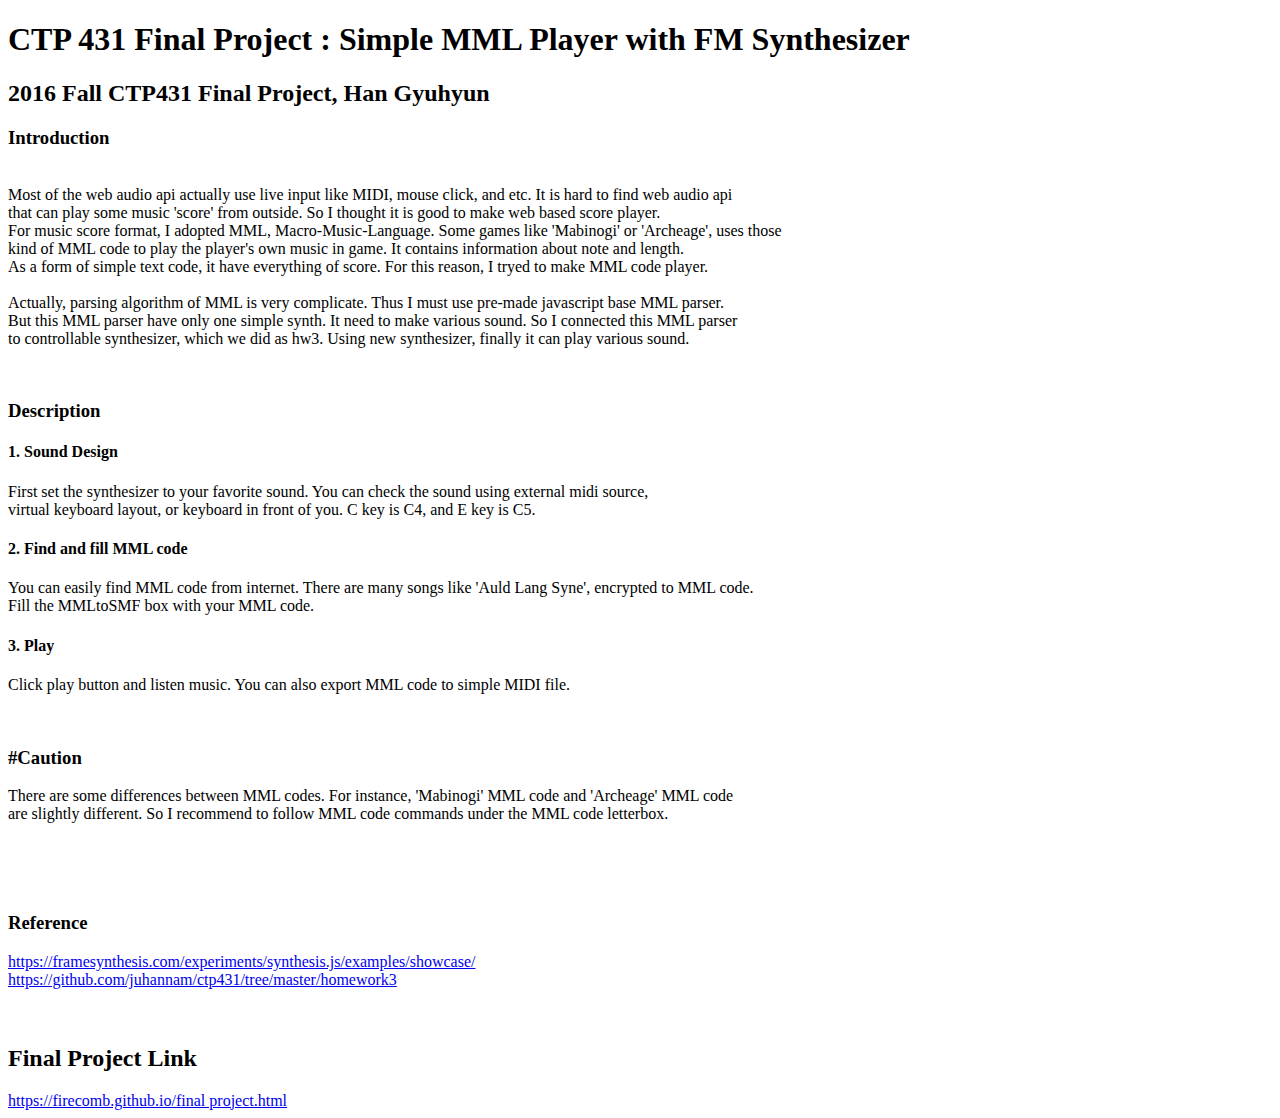
<file: index.html>
<!doctype html>
<html>
<head>
	<title>CTP431 Final Project</title>
<body>
<h1> CTP 431 Final Project : Simple MML Player with FM Synthesizer</h1>
<h2>2016 Fall CTP431 Final Project, Han Gyuhyun</h2>
<h3>Introduction</h3>
<p>
<br>
Most of the web audio api actually use live input like MIDI, mouse click, and etc. It is hard to find web audio api <br>
that can play some music 'score' from outside. So I thought it is good to make web based score player. <br>
For music score format, I adopted MML, Macro-Music-Language. Some games like 'Mabinogi' or 'Archeage', uses those <br>
kind of MML code to play the player's own music in game. It contains information about note and length.<br>
As a form of simple text code, it have everything of score. For this reason, I tryed to make MML code player.<br>
<br>
Actually, parsing algorithm of MML is very complicate. Thus I must use pre-made javascript base MML parser.<br>
But this MML parser have only one simple synth. It need to make various sound. So I connected this MML parser<br>
to controllable synthesizer, which we did as hw3. Using new synthesizer, finally it can play various sound.<br>
</p>
<br>
<h3>Description</h3>
<h4>1. Sound Design </h4>
<p>First set the synthesizer to your favorite sound. You can check the sound using external midi source,<br>
virtual keyboard layout, or keyboard in front of you. C key is C4, and E key is C5.</p>
<h4>2. Find and fill MML code</h4>
<p>You can easily find MML code from internet. There are many songs like 'Auld Lang Syne', encrypted to MML code.<br>
Fill the MMLtoSMF box with your MML code.</p>
<h4>3. Play</h4>
<p>Click play button and listen music. You can also export MML code to simple MIDI file. <br>
</p>
<br>
<h3> #Caution</h3>
<p>There are some differences between MML codes. For instance, 'Mabinogi' MML code and 'Archeage' MML code<br>
are slightly different. So I recommend to follow MML code commands under the MML code letterbox.</p>
<br>
<br>
<br>
<h3>Reference</h3>
<a href="https://framesynthesis.com/experiments/synthesis.js/examples/showcase/">
https://framesynthesis.com/experiments/synthesis.js/examples/showcase/</a><br>
<a href="https://github.com/juhannam/ctp431/tree/master/homework3">
https://github.com/juhannam/ctp431/tree/master/homework3</a><br>
<br>
<br>
<h2>Final Project Link</h2>
<a href="https://firecomb.github.io/final project.html">https://firecomb.github.io/final project.html</a>
</body>
</html>
</file>
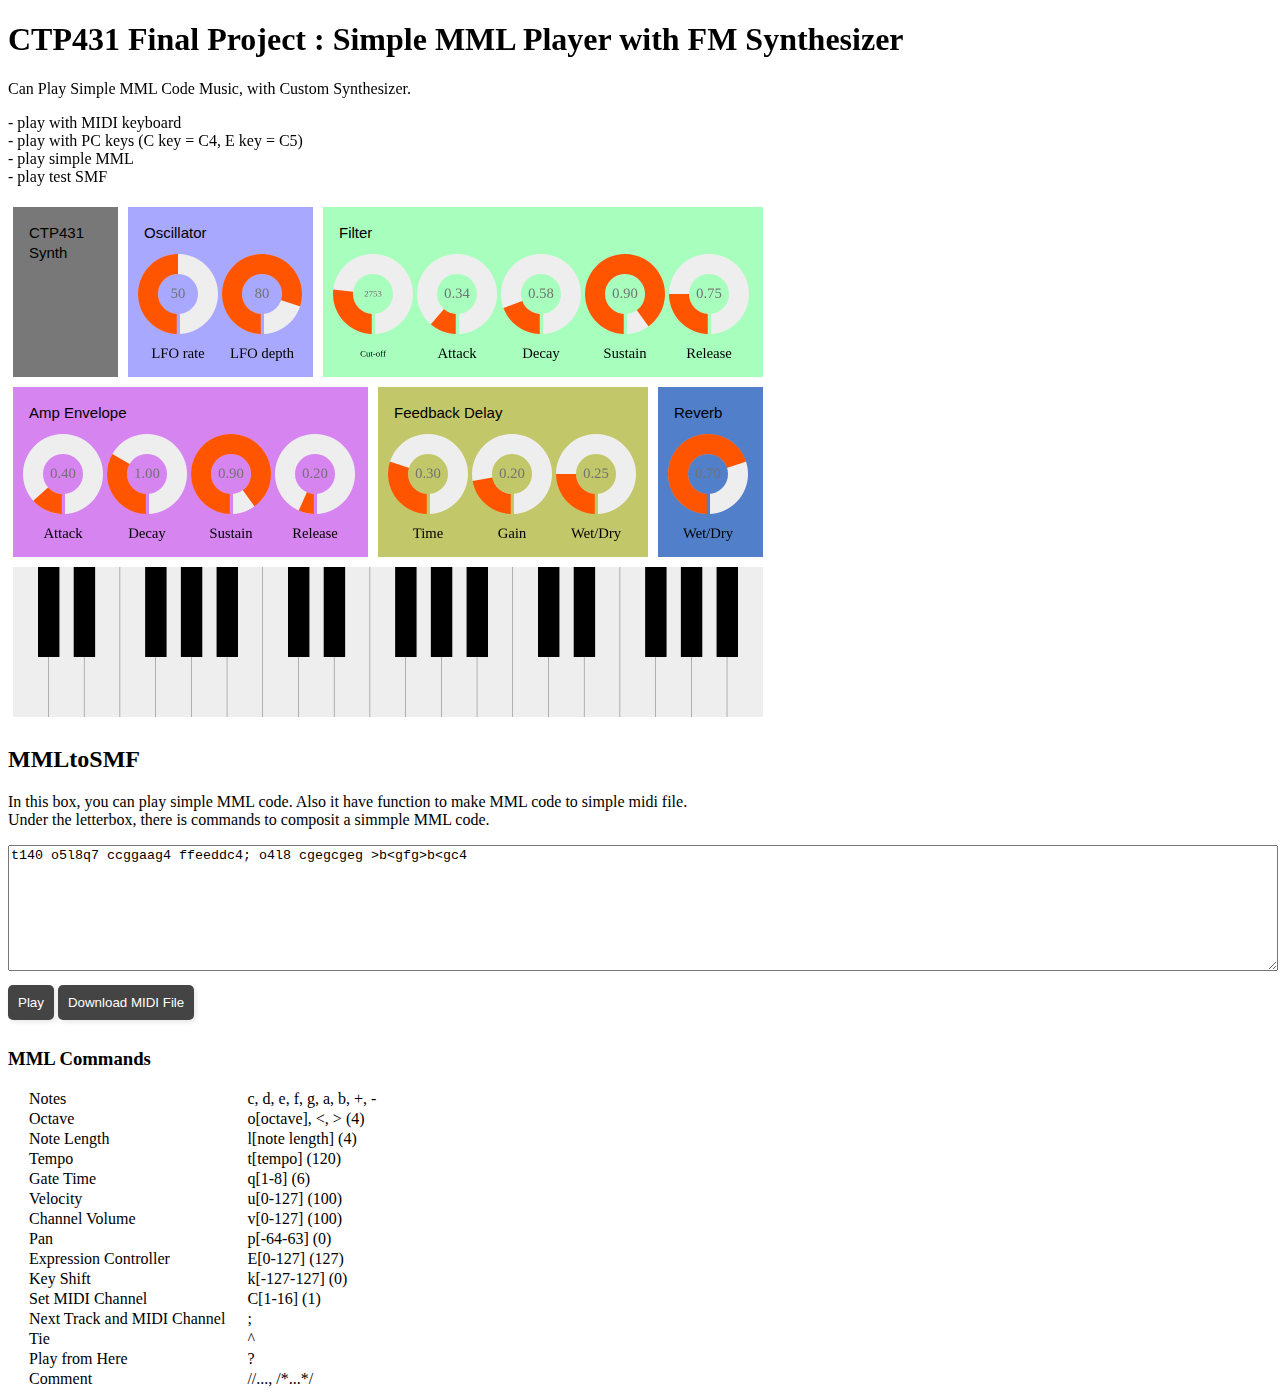
<file: final project.html>
<!DOCTYPE html>
<head>
	<meta name="viewport" content="initial-scale=1,user-scalable=no">
	<title>CTP431 Final Project</title>
	<link  href='final.css' rel='stylesheet'>
	<script src="nexusUI.js"></script>
	<script src="synth.js"></script>
	<script src="delay.js"></script>
	<script src="reverb.js"></script>
	<script src="final.js"></script>
	
</head>
<body>
	
	<header>
		<h1>CTP431 Final Project : Simple MML Player with FM Synthesizer</h1>
		<p>Can Play Simple MML Code Music, with Custom Synthesizer.</p>
		<p>- play with MIDI keyboard<br>
		- play with PC keys (C key = C4, E key = C5)<br>
		- play simple MML<br>
		- play test SMF</p>
	</header>
	
	<div id="dummy">
	<p class="panelLabel"> CTP431 Synth </p>
	</div>

	<div id="osc">
	<p class="panelLabel"> Oscillator </p>
	<canvas nx="dial" id="gui_lfo_rate" height="120" width="80" label="LFO rate"> </canvas> 
	<canvas nx="dial" id="gui_lfo_depth" height="120" width="80" label="LFO depth"> </canvas> 
	</div>

	<div id="filter">
	<p class="panelLabel"> Filter </p>
	<canvas nx="dial" id="gui_filter_freq" height="120" width="80" label="Cut-off"> </canvas> 
	<canvas nx="dial" id="gui_filter_env_attack" height="120" width="80" label="Attack"> </canvas> 
	<canvas nx="dial" id="gui_filter_env_decay" height="120" width="80" label="Decay"> </canvas> 
	<canvas nx="dial" id="gui_filter_env_sustain" height="120" width="80" label="Sustain"> </canvas> 
	<canvas nx="dial" id="gui_filter_env_release" height="120" width="80" label="Release"> </canvas> 
	</div>

	<div id="ampEnv">
	<p class="panelLabel"> Amp Envelope </p>
	<canvas nx="dial" id="gui_amp_env_attack" height="120" width="80" label="Attack"> </canvas> 
	<canvas nx="dial" id="gui_amp_env_decay" height="120" width="80" label="Decay"> </canvas> 
	<canvas nx="dial" id="gui_amp_env_sustain" height="120" width="80" label="Sustain"> </canvas> 
	<canvas nx="dial" id="gui_amp_env_release" height="120" width="80" label="Release"> </canvas> 
	</div>
	<br>

	<div id="delay">
	<p class="panelLabel"> Feedback Delay </p>
	<canvas nx="dial" id="gui_delay_time" height="120" width="80" label="Time"> </canvas> 
	<canvas nx="dial" id="gui_delay_gain" height="120" width="80" label="Gain"> </canvas> 
	<canvas nx="dial" id="gui_delay_wet_dry" height="120" width="80" label="Wet/Dry"> </canvas> 
	</div>

	<div id="reverb">
	<p class="panelLabel"> Reverb </p>
	<canvas nx="dial" id="gui_reverb_wet_dry" height="120" width="80" label="Wet/Dry"> </canvas> 
	</div>

	<br>
	<div id="keys">
	<canvas nx="keyboard" id="gui_keyboard"  height="150" width="750"></canvas>
	</div>

	
	<div class="rack" id="virtual-keyboard">
		<h2>Keyboard</h2>
		<div id="keyboard">
		</div>
	</div>
		
	<div class="rack" id="mml2smf">
		<h2>MMLtoSMF</h2>
		<p>In this box, you can play simple MML code. Also it have function to make MML code to simple midi file. 
		<br>Under the letterbox, there is commands to composit a simmple MML code.</p>
		<textarea id="mml" type="text" spellcheck="false" style="width: 100%" rows="8" wrap="off">t140 o5l8q7 ccggaag4 ffeeddc4; o4l8 cgegcgeg >b<gfg>b<gc4</textarea><br>
		<button onclick="playMML();">Play</button> <!--button onclick="tweetMML();">Tweet MML</button--> <button onclick="downloadMIDIFile('mml2smf.mid');">Download MIDI File</button>
			
		<div class="instruction">
			<h3>MML Commands</h3>
			<table style="border-spacing: 20px 0;">
				<tr><td>Notes<td>c, d, e, f, g, a, b, +, -
				<tr><td>Octave<td>o[octave], &lt;, &gt; (4)
				<tr><td>Note Length<td>l[note length] (4)
				<tr><td>Tempo<td>t[tempo] (120)
				<tr><td>Gate Time<td>q[1-8] (6)
				<tr><td>Velocity<td>u[0-127] (100)
				<tr><td>Channel Volume<td>v[0-127] (100)
				<tr><td>Pan<td>p[-64-63] (0)
				<tr><td>Expression Controller<td>E[0-127] (127)
				<tr><td>Key Shift<td>k[-127-127] (0)
				<tr><td>Set MIDI Channel<td>C[1-16] (1)
				<tr><td>Next Track and MIDI Channel<td>;
				<tr><td>Tie<td>^
				<tr><td>Play from Here<td>?
				<tr><td>Comment<td>//..., /*...*/
			</table>
		</div>
	</div>
		
	

	
</body>

<script src="synthesis.js"></script>
<script src="showcase.js"></script>
</file>
<file: final.css>
/*
button {
    padding: 5px;
    background: rgb(200, 200, 200);
    border: 1px solid rgb(122, 122, 122);
    border-radius: 2px;
    outline: none;
    width:120px;
    height:120px;
    font-size:15px
}

button.active, button:active {
    background: rgb(100, 100, 100);
    border: 1px solid rgb(0,0,0);
    box-shadow: 0 0 2px 0 rgb(0,0,0);
}
*/
#keyboard {
    width: 100%;
    height: 120px;
    overflow: hidden;
}

#virtual-keyboard {
    display: none;
    background-color: #EEE;
}
button {
    background: #444;
    border: none;
            
    color: #FFF;
    margin: 10px 0;
    padding: 10px;
            
    border-radius: 5px;
    box-shadow: 2px 2px 5px rgba(0, 0, 0, 0.1);
}

p.panelLabel {
    font-family: "Arial Black", "Arial Bold", Gadget, sans-serif;
    font-size: 15px;
    font-style: normal;
    font-variant: normal;
    font-weight: 400;
    line-height: 20px;
    padding: 5px;
    margin: 1px 1px 1px 1px;
}

div#dummy{
    padding:10px;
    margin: 5px 5px 5px 5px;
    background: rgb(120, 120, 120);
    width:85px;
    height:150px;
    float:left;
}
#osc{
    padding:10px;
    margin: 5px 5px 5px 5px;
    background: rgb(168, 168, 255);
    width:165px;
    height:150px;
    float:left;
}
#filter{
    padding:10px;
    margin: 5px 5px 5px 5px;
    background: rgb(168, 255, 189);
    width:420px;
    height:150px;
    float:left;
}
#ampEnv{
    padding:10px;
    margin: 5px 5px 5px 5px;
    background: rgb(213, 132, 240);
    width:335px;
    height:150px;
    clear: left;
    float:left;
}
#delay{
    padding:10px;
    margin: 5px 5px 5px 5px;
    background: rgb(194, 199, 105);
    width:250px;
    height:150px;
    float: left;
}
#reverb{
    padding:10px;
    margin: 5px 5px 5px 5px;
    background: rgb(81, 127, 201);
    width:85px;
    height:150px;
    float:left;
}
#keys{
    padding:5px;
    margin: 5px 0px 5px 0px;
    clear:left;
}
</file>
